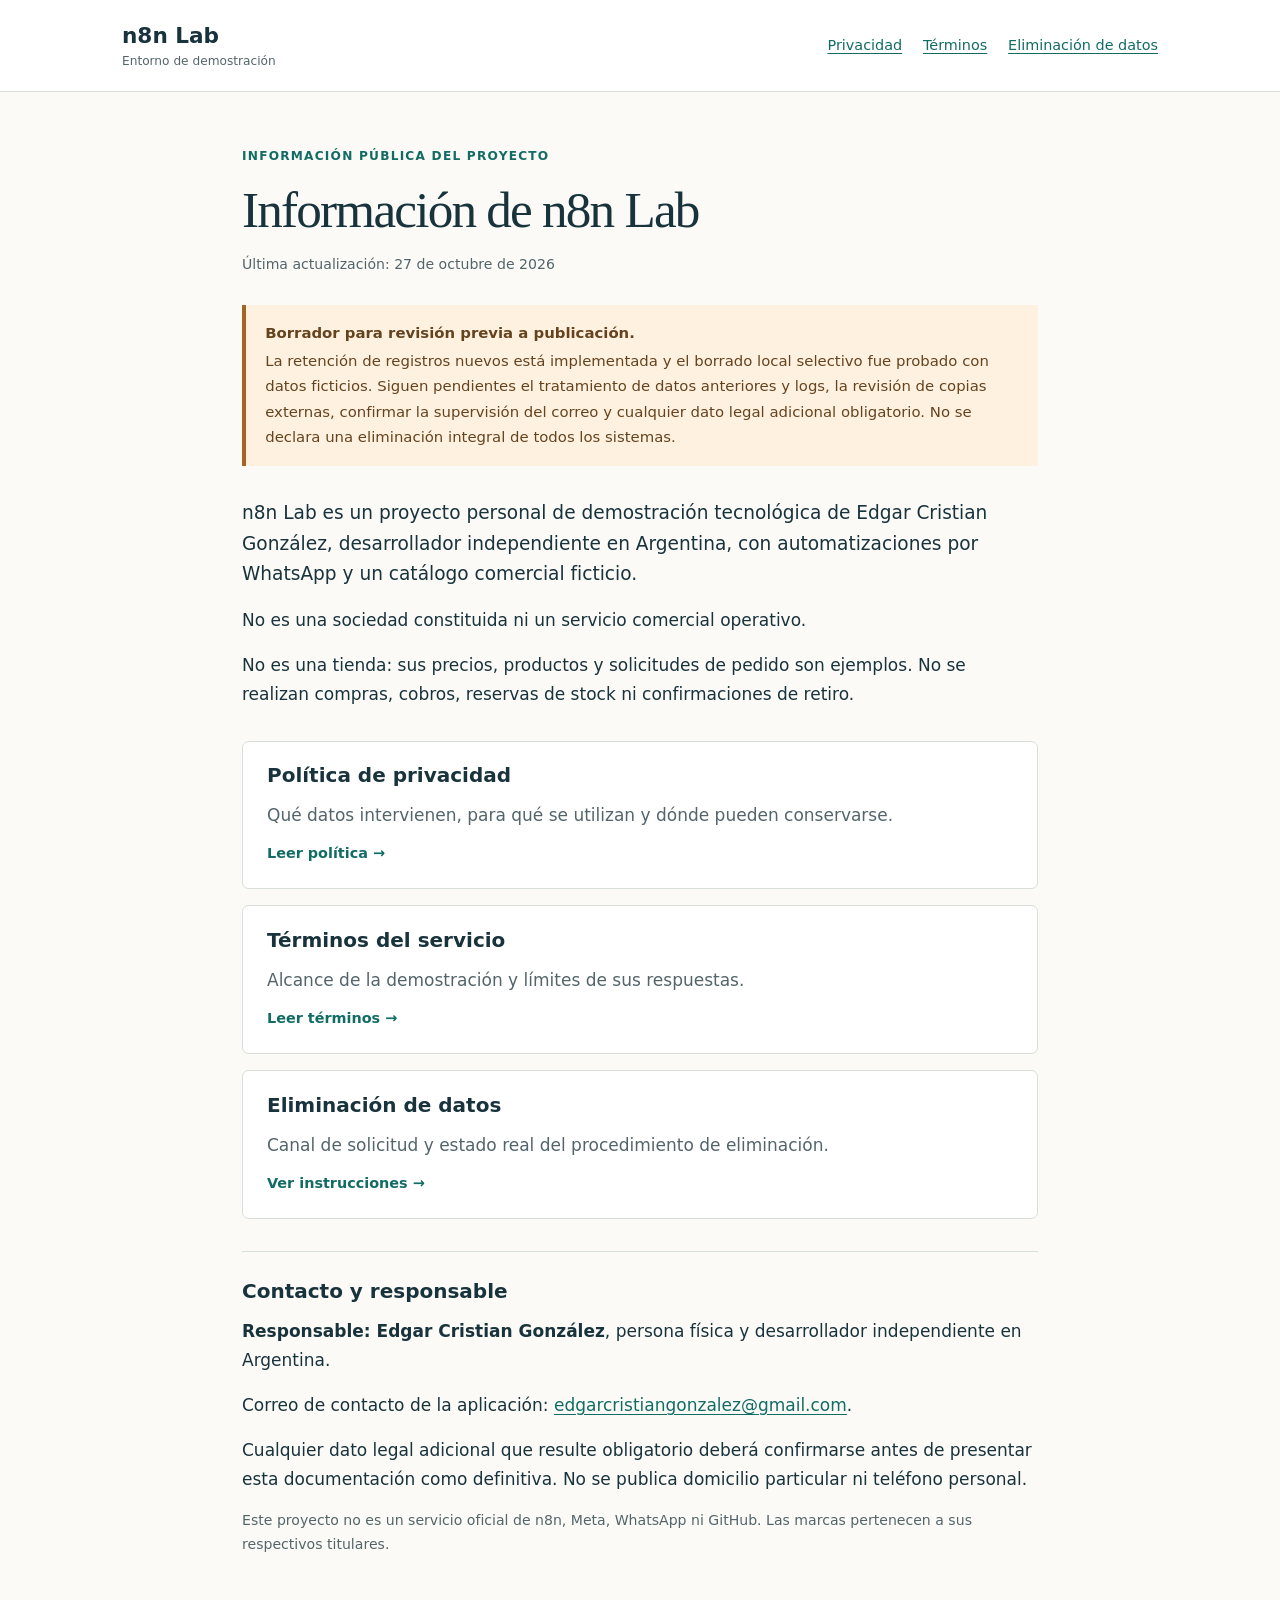
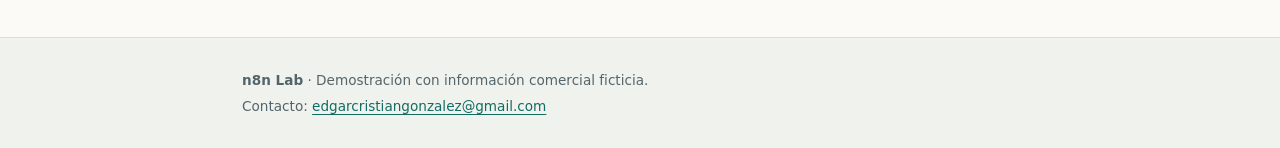
<file: index.html>
<!doctype html>
<html lang="es">
<head>
  <meta charset="utf-8">
  <meta name="viewport" content="width=device-width, initial-scale=1">
  <meta name="description" content="Políticas e instrucciones del entorno de demostración n8n Lab.">
  <meta name="referrer" content="no-referrer">
  <title>Información de n8n Lab · n8n Lab</title>
  <link rel="stylesheet" href="styles.css">
</head>
<body>
  <a class="skip" href="#contenido">Ir al contenido</a>
  <header class="site-header"><div class="header-inner"><a class="brand" href="index.html">n8n Lab<span>Entorno de demostración</span></a><nav aria-label="Navegación principal"><a href="privacidad.html">Privacidad</a><a href="terminos.html">Términos</a><a href="eliminacion.html">Eliminación de datos</a></nav></div></header>
  <main id="contenido" class="document">
    <p class="eyebrow">Información pública del proyecto</p>
    <h1>Información de n8n Lab</h1>
    <p class="updated">Última actualización: <time datetime="2026-10-27">27 de octubre de 2026</time></p>
    <aside class="notice" aria-label="Estado de esta documentación"><strong>Borrador para revisión previa a publicación.</strong> La retención de registros nuevos está implementada y el borrado local selectivo fue probado con datos ficticios. Siguen pendientes el tratamiento de datos anteriores y logs, la revisión de copias externas, confirmar la supervisión del correo y cualquier dato legal adicional obligatorio. No se declara una eliminación integral de todos los sistemas.</aside>

    <p class="lead">n8n Lab es un proyecto personal de demostración tecnológica de Edgar Cristian González, desarrollador independiente en Argentina, con automatizaciones por WhatsApp y un catálogo comercial ficticio.</p>
    <p>No es una sociedad constituida ni un servicio comercial operativo.</p>
    <p>No es una tienda: sus precios, productos y solicitudes de pedido son ejemplos. No se realizan compras, cobros, reservas de stock ni confirmaciones de retiro.</p>
    <div class="cards">
      <a class="card" href="privacidad.html"><h2>Política de privacidad</h2><p>Qué datos intervienen, para qué se utilizan y dónde pueden conservarse.</p><span>Leer política →</span></a>
      <a class="card" href="terminos.html"><h2>Términos del servicio</h2><p>Alcance de la demostración y límites de sus respuestas.</p><span>Leer términos →</span></a>
      <a class="card" href="eliminacion.html"><h2>Eliminación de datos</h2><p>Canal de solicitud y estado real del procedimiento de eliminación.</p><span>Ver instrucciones →</span></a>
    </div>
    <section><h2>Contacto y responsable</h2><p><strong>Responsable: Edgar Cristian González</strong>, persona física y desarrollador independiente en Argentina.</p><p>Correo de contacto de la aplicación: <a href="mailto:edgarcristiangonzalez@gmail.com">edgarcristiangonzalez@gmail.com</a>.</p><p>Cualquier dato legal adicional que resulte obligatorio deberá confirmarse antes de presentar esta documentación como definitiva. No se publica domicilio particular ni teléfono personal.</p></section>
    <p class="muted">Este proyecto no es un servicio oficial de n8n, Meta, WhatsApp ni GitHub. Las marcas pertenecen a sus respectivos titulares.</p>
  </main>
  <footer><div class="footer-inner"><p><strong>n8n Lab</strong> · Demostración con información comercial ficticia.</p><p>Contacto: <a href="mailto:edgarcristiangonzalez@gmail.com">edgarcristiangonzalez@gmail.com</a></p></div></footer>
</body>
</html>
</file>
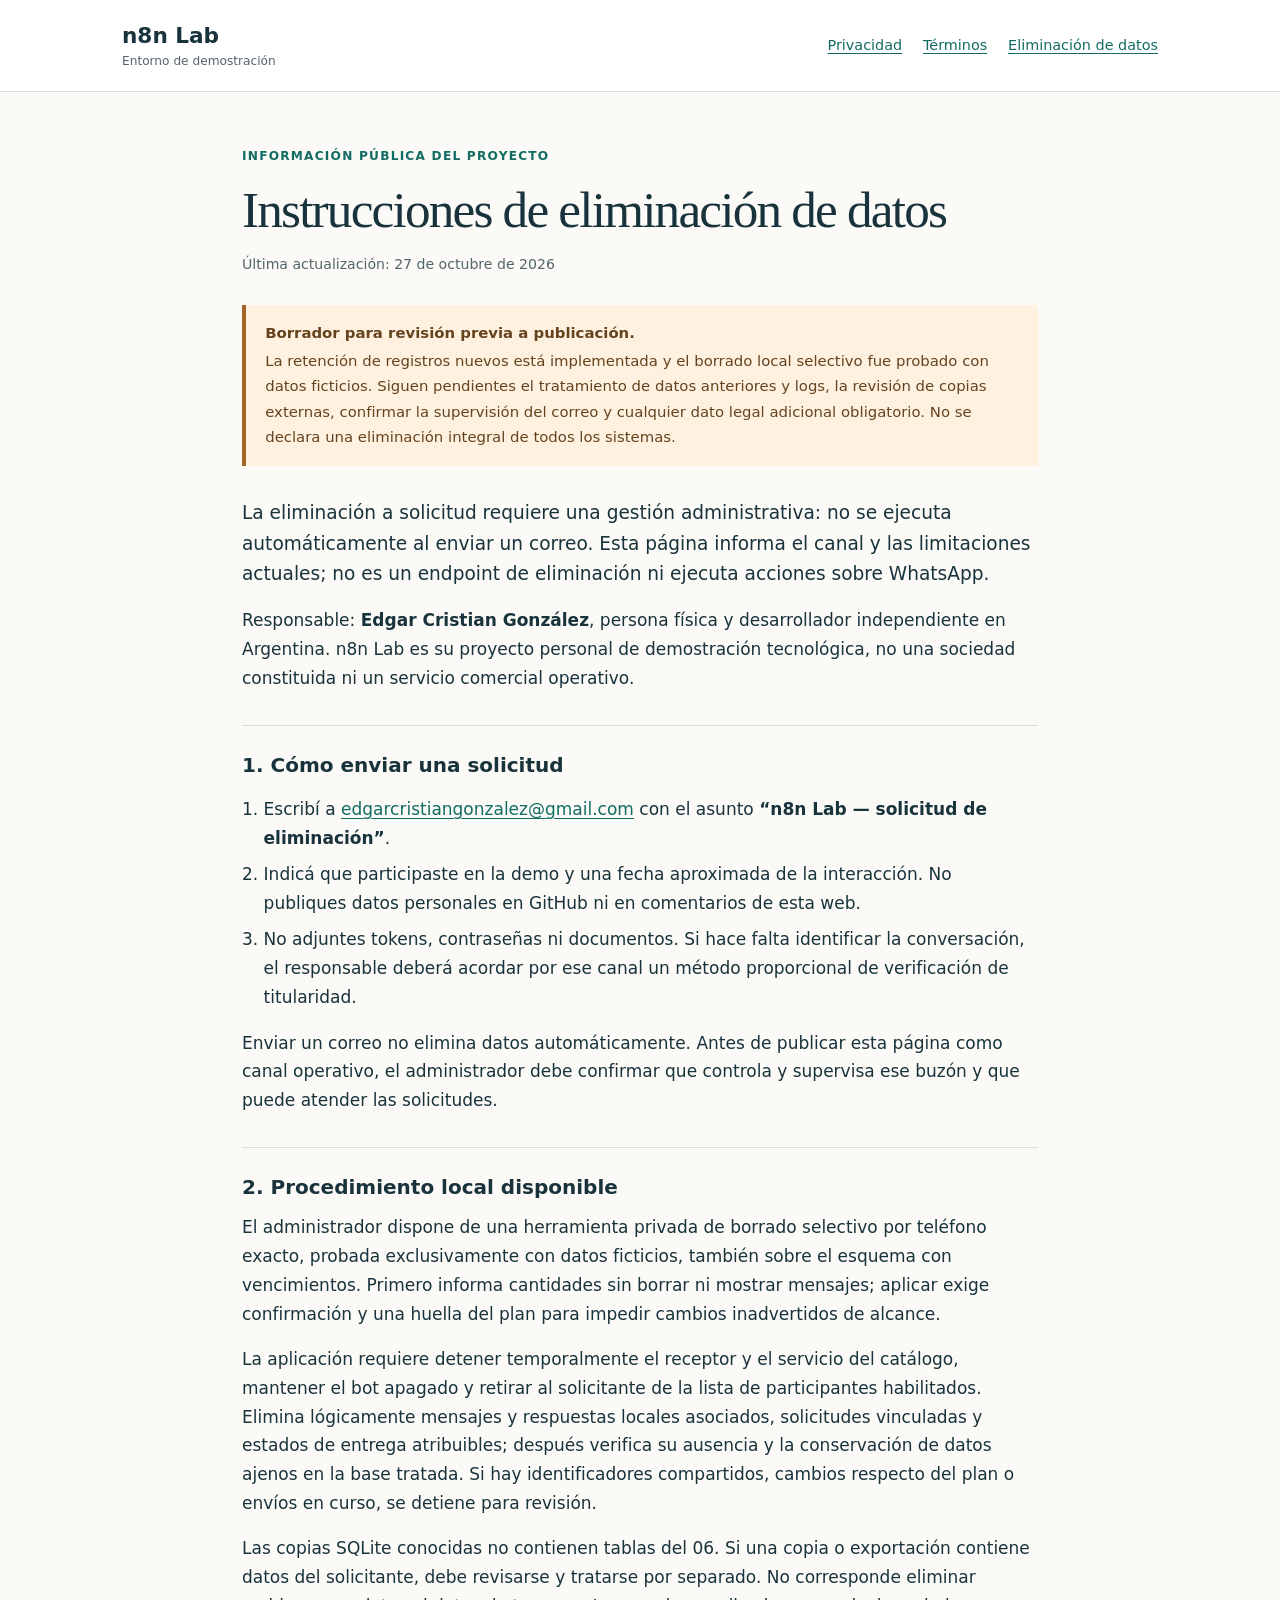
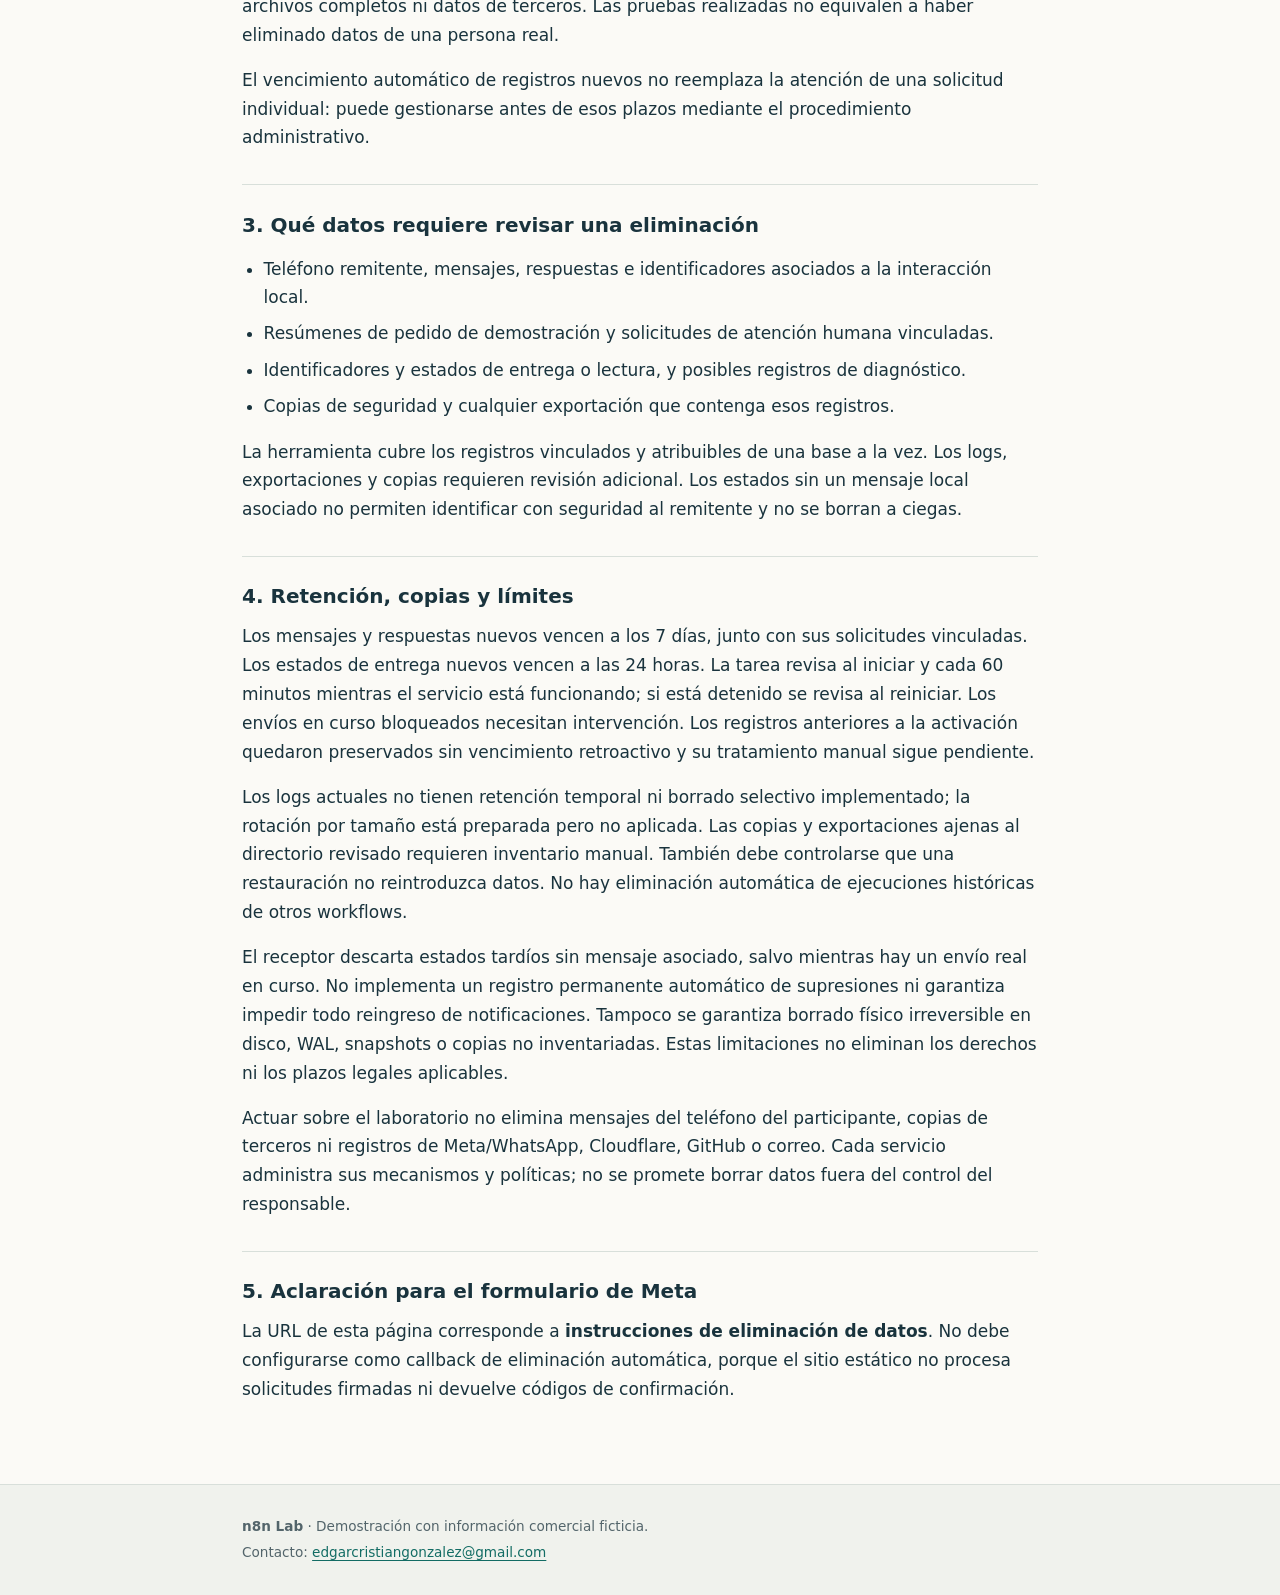
<file: eliminacion.html>
<!doctype html>
<html lang="es">
<head>
  <meta charset="utf-8">
  <meta name="viewport" content="width=device-width, initial-scale=1">
  <meta name="description" content="Canal de solicitud de eliminación y estado real del procedimiento en n8n Lab.">
  <meta name="referrer" content="no-referrer">
  <title>Instrucciones de eliminación de datos · n8n Lab</title>
  <link rel="stylesheet" href="styles.css">
</head>
<body>
  <a class="skip" href="#contenido">Ir al contenido</a>
  <header class="site-header"><div class="header-inner"><a class="brand" href="index.html">n8n Lab<span>Entorno de demostración</span></a><nav aria-label="Navegación principal"><a href="privacidad.html">Privacidad</a><a href="terminos.html">Términos</a><a href="eliminacion.html">Eliminación de datos</a></nav></div></header>
  <main id="contenido" class="document">
    <p class="eyebrow">Información pública del proyecto</p>
    <h1>Instrucciones de eliminación de datos</h1>
    <p class="updated">Última actualización: <time datetime="2026-10-27">27 de octubre de 2026</time></p>
    <aside class="notice" aria-label="Estado de esta documentación"><strong>Borrador para revisión previa a publicación.</strong> La retención de registros nuevos está implementada y el borrado local selectivo fue probado con datos ficticios. Siguen pendientes el tratamiento de datos anteriores y logs, la revisión de copias externas, confirmar la supervisión del correo y cualquier dato legal adicional obligatorio. No se declara una eliminación integral de todos los sistemas.</aside>

    <p class="lead">La eliminación a solicitud requiere una gestión administrativa: no se ejecuta automáticamente al enviar un correo. Esta página informa el canal y las limitaciones actuales; no es un endpoint de eliminación ni ejecuta acciones sobre WhatsApp.</p>
    <p>Responsable: <strong>Edgar Cristian González</strong>, persona física y desarrollador independiente en Argentina. n8n Lab es su proyecto personal de demostración tecnológica, no una sociedad constituida ni un servicio comercial operativo.</p>
    <section><h2>1. Cómo enviar una solicitud</h2><ol>
      <li>Escribí a <a href="mailto:edgarcristiangonzalez@gmail.com">edgarcristiangonzalez@gmail.com</a> con el asunto <strong>“n8n Lab — solicitud de eliminación”</strong>.</li>
      <li>Indicá que participaste en la demo y una fecha aproximada de la interacción. No publiques datos personales en GitHub ni en comentarios de esta web.</li>
      <li>No adjuntes tokens, contraseñas ni documentos. Si hace falta identificar la conversación, el responsable deberá acordar por ese canal un método proporcional de verificación de titularidad.</li>
    </ol><p>Enviar un correo no elimina datos automáticamente. Antes de publicar esta página como canal operativo, el administrador debe confirmar que controla y supervisa ese buzón y que puede atender las solicitudes.</p></section>
    <section><h2>2. Procedimiento local disponible</h2><p>El administrador dispone de una herramienta privada de borrado selectivo por teléfono exacto, probada exclusivamente con datos ficticios, también sobre el esquema con vencimientos. Primero informa cantidades sin borrar ni mostrar mensajes; aplicar exige confirmación y una huella del plan para impedir cambios inadvertidos de alcance.</p><p>La aplicación requiere detener temporalmente el receptor y el servicio del catálogo, mantener el bot apagado y retirar al solicitante de la lista de participantes habilitados. Elimina lógicamente mensajes y respuestas locales asociados, solicitudes vinculadas y estados de entrega atribuibles; después verifica su ausencia y la conservación de datos ajenos en la base tratada. Si hay identificadores compartidos, cambios respecto del plan o envíos en curso, se detiene para revisión.</p><p>Las copias SQLite conocidas no contienen tablas del 06. Si una copia o exportación contiene datos del solicitante, debe revisarse y tratarse por separado. No corresponde eliminar archivos completos ni datos de terceros. Las pruebas realizadas no equivalen a haber eliminado datos de una persona real.</p><p>El vencimiento automático de registros nuevos no reemplaza la atención de una solicitud individual: puede gestionarse antes de esos plazos mediante el procedimiento administrativo.</p></section>
    <section><h2>3. Qué datos requiere revisar una eliminación</h2><ul>
      <li>Teléfono remitente, mensajes, respuestas e identificadores asociados a la interacción local.</li>
      <li>Resúmenes de pedido de demostración y solicitudes de atención humana vinculadas.</li>
      <li>Identificadores y estados de entrega o lectura, y posibles registros de diagnóstico.</li>
      <li>Copias de seguridad y cualquier exportación que contenga esos registros.</li>
    </ul><p>La herramienta cubre los registros vinculados y atribuibles de una base a la vez. Los logs, exportaciones y copias requieren revisión adicional. Los estados sin un mensaje local asociado no permiten identificar con seguridad al remitente y no se borran a ciegas.</p></section>
    <section><h2>4. Retención, copias y límites</h2><p>Los mensajes y respuestas nuevos vencen a los 7 días, junto con sus solicitudes vinculadas. Los estados de entrega nuevos vencen a las 24 horas. La tarea revisa al iniciar y cada 60 minutos mientras el servicio está funcionando; si está detenido se revisa al reiniciar. Los envíos en curso bloqueados necesitan intervención. Los registros anteriores a la activación quedaron preservados sin vencimiento retroactivo y su tratamiento manual sigue pendiente.</p><p>Los logs actuales no tienen retención temporal ni borrado selectivo implementado; la rotación por tamaño está preparada pero no aplicada. Las copias y exportaciones ajenas al directorio revisado requieren inventario manual. También debe controlarse que una restauración no reintroduzca datos. No hay eliminación automática de ejecuciones históricas de otros workflows.</p><p>El receptor descarta estados tardíos sin mensaje asociado, salvo mientras hay un envío real en curso. No implementa un registro permanente automático de supresiones ni garantiza impedir todo reingreso de notificaciones. Tampoco se garantiza borrado físico irreversible en disco, WAL, snapshots o copias no inventariadas. Estas limitaciones no eliminan los derechos ni los plazos legales aplicables.</p><p>Actuar sobre el laboratorio no elimina mensajes del teléfono del participante, copias de terceros ni registros de Meta/WhatsApp, Cloudflare, GitHub o correo. Cada servicio administra sus mecanismos y políticas; no se promete borrar datos fuera del control del responsable.</p></section>
    <section><h2>5. Aclaración para el formulario de Meta</h2><p>La URL de esta página corresponde a <strong>instrucciones de eliminación de datos</strong>. No debe configurarse como callback de eliminación automática, porque el sitio estático no procesa solicitudes firmadas ni devuelve códigos de confirmación.</p></section>
  </main>
  <footer><div class="footer-inner"><p><strong>n8n Lab</strong> · Demostración con información comercial ficticia.</p><p>Contacto: <a href="mailto:edgarcristiangonzalez@gmail.com">edgarcristiangonzalez@gmail.com</a></p></div></footer>
</body>
</html>
</file>
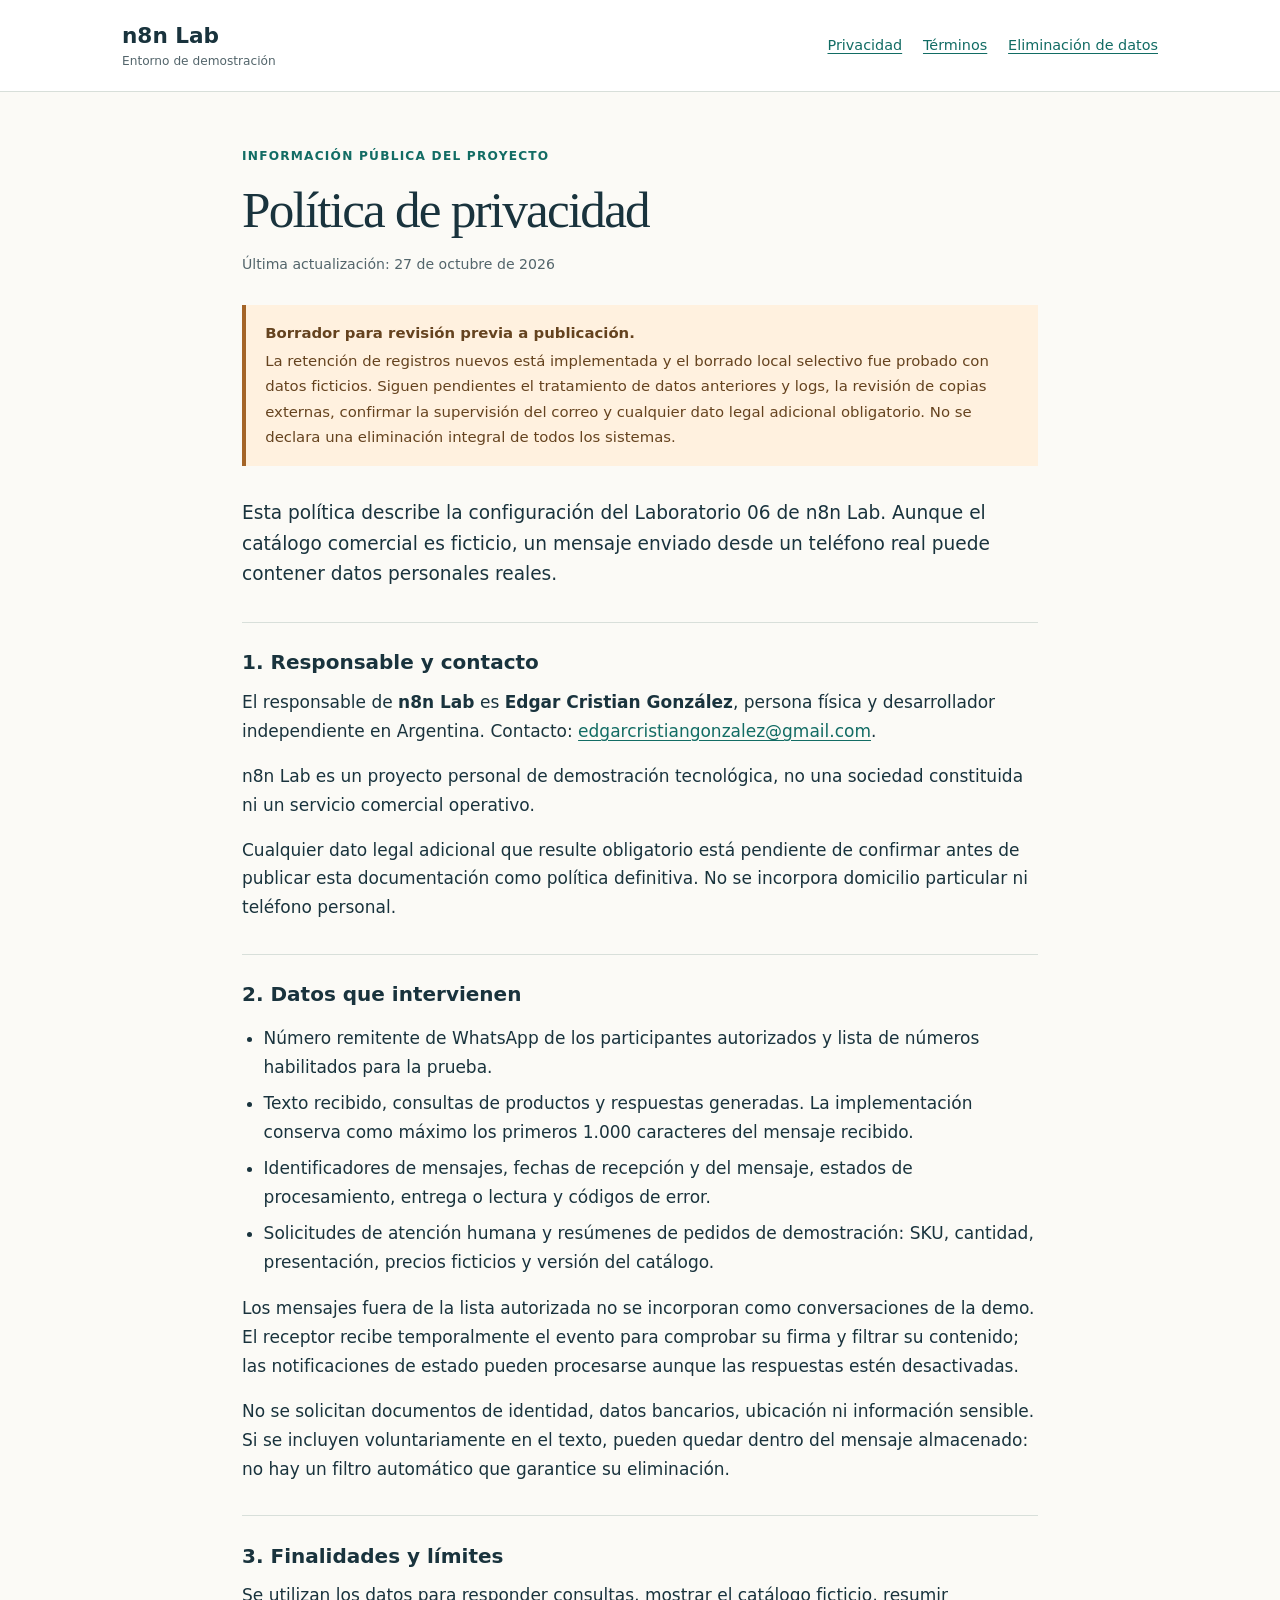
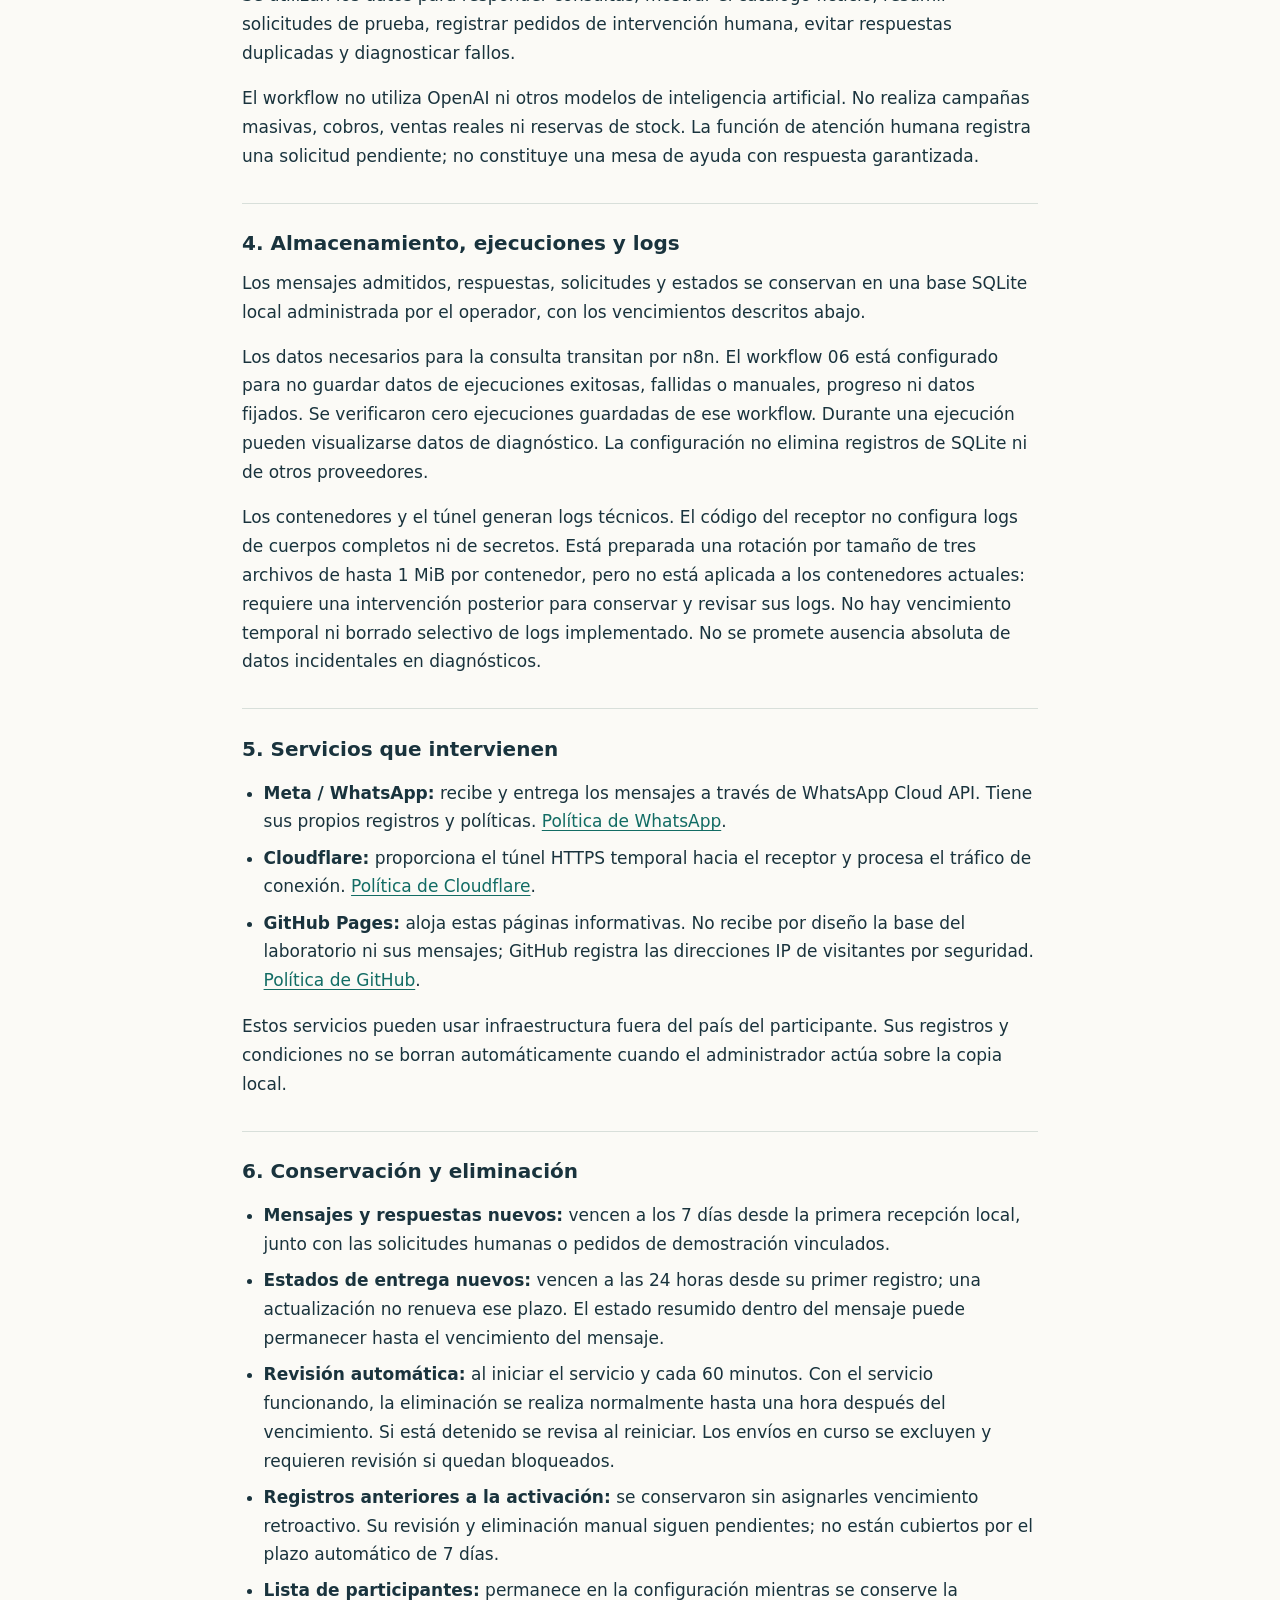
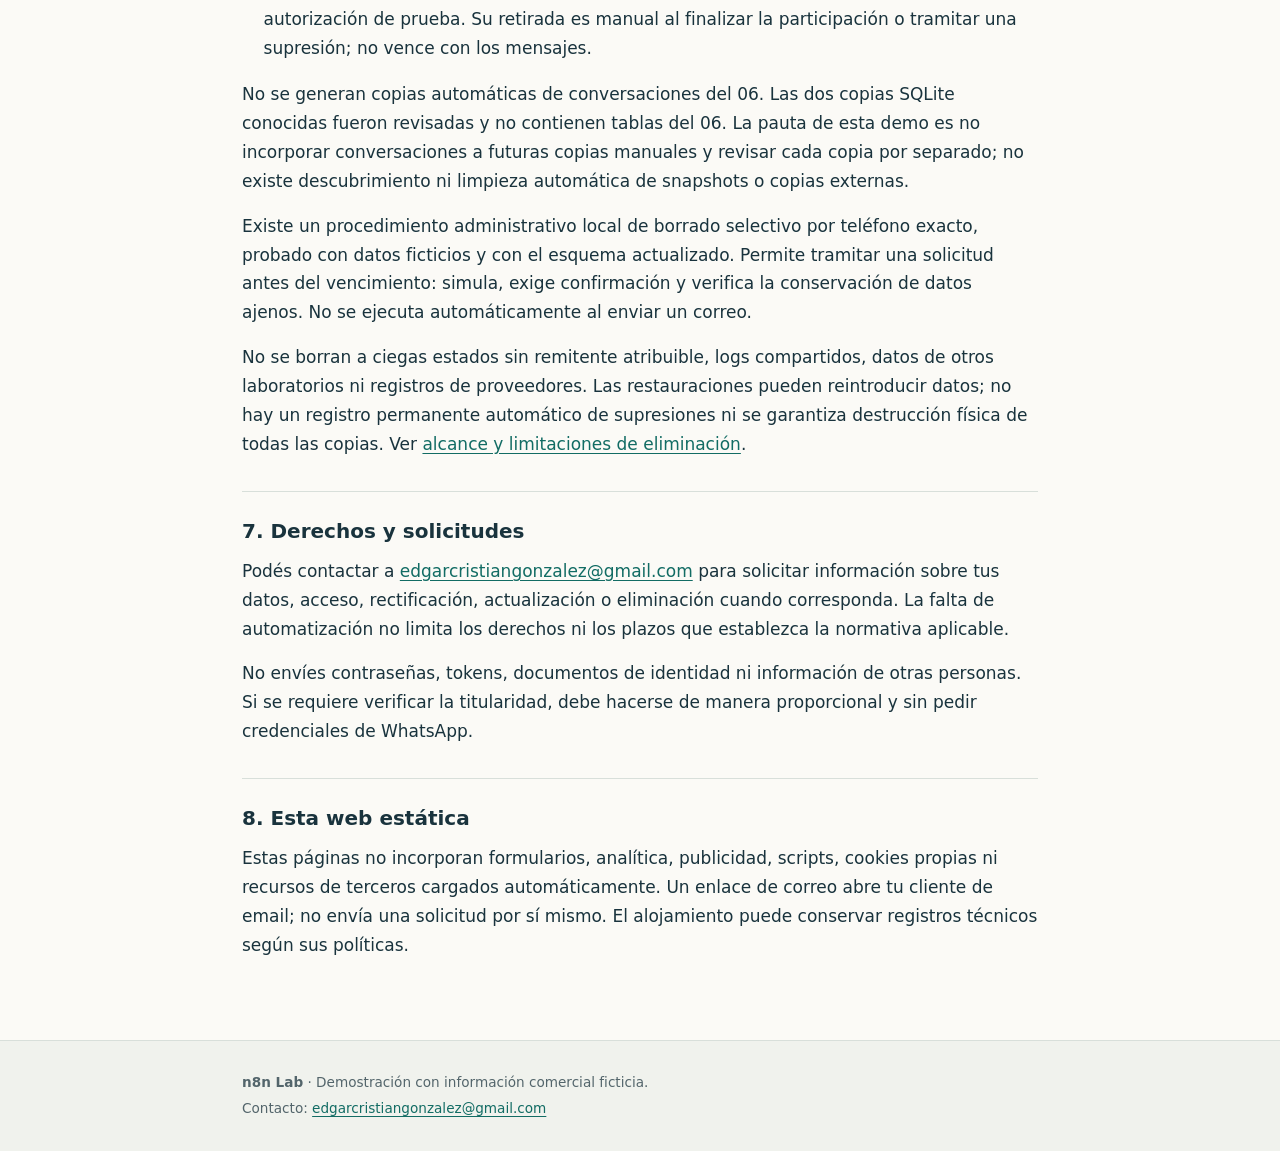
<file: privacidad.html>
<!doctype html>
<html lang="es">
<head>
  <meta charset="utf-8">
  <meta name="viewport" content="width=device-width, initial-scale=1">
  <meta name="description" content="Tratamiento real de datos en la demostración n8n Lab y sus límites.">
  <meta name="referrer" content="no-referrer">
  <title>Política de privacidad · n8n Lab</title>
  <link rel="stylesheet" href="styles.css">
</head>
<body>
  <a class="skip" href="#contenido">Ir al contenido</a>
  <header class="site-header"><div class="header-inner"><a class="brand" href="index.html">n8n Lab<span>Entorno de demostración</span></a><nav aria-label="Navegación principal"><a href="privacidad.html">Privacidad</a><a href="terminos.html">Términos</a><a href="eliminacion.html">Eliminación de datos</a></nav></div></header>
  <main id="contenido" class="document">
    <p class="eyebrow">Información pública del proyecto</p>
    <h1>Política de privacidad</h1>
    <p class="updated">Última actualización: <time datetime="2026-10-27">27 de octubre de 2026</time></p>
    <aside class="notice" aria-label="Estado de esta documentación"><strong>Borrador para revisión previa a publicación.</strong> La retención de registros nuevos está implementada y el borrado local selectivo fue probado con datos ficticios. Siguen pendientes el tratamiento de datos anteriores y logs, la revisión de copias externas, confirmar la supervisión del correo y cualquier dato legal adicional obligatorio. No se declara una eliminación integral de todos los sistemas.</aside>

    <p class="lead">Esta política describe la configuración del Laboratorio 06 de n8n Lab. Aunque el catálogo comercial es ficticio, un mensaje enviado desde un teléfono real puede contener datos personales reales.</p>
    <section><h2>1. Responsable y contacto</h2><p>El responsable de <strong>n8n Lab</strong> es <strong>Edgar Cristian González</strong>, persona física y desarrollador independiente en Argentina. Contacto: <a href="mailto:edgarcristiangonzalez@gmail.com">edgarcristiangonzalez@gmail.com</a>.</p><p>n8n Lab es un proyecto personal de demostración tecnológica, no una sociedad constituida ni un servicio comercial operativo.</p><p>Cualquier dato legal adicional que resulte obligatorio está pendiente de confirmar antes de publicar esta documentación como política definitiva. No se incorpora domicilio particular ni teléfono personal.</p></section>
    <section><h2>2. Datos que intervienen</h2><ul>
      <li>Número remitente de WhatsApp de los participantes autorizados y lista de números habilitados para la prueba.</li>
      <li>Texto recibido, consultas de productos y respuestas generadas. La implementación conserva como máximo los primeros 1.000 caracteres del mensaje recibido.</li>
      <li>Identificadores de mensajes, fechas de recepción y del mensaje, estados de procesamiento, entrega o lectura y códigos de error.</li>
      <li>Solicitudes de atención humana y resúmenes de pedidos de demostración: SKU, cantidad, presentación, precios ficticios y versión del catálogo.</li>
    </ul><p>Los mensajes fuera de la lista autorizada no se incorporan como conversaciones de la demo. El receptor recibe temporalmente el evento para comprobar su firma y filtrar su contenido; las notificaciones de estado pueden procesarse aunque las respuestas estén desactivadas.</p><p>No se solicitan documentos de identidad, datos bancarios, ubicación ni información sensible. Si se incluyen voluntariamente en el texto, pueden quedar dentro del mensaje almacenado: no hay un filtro automático que garantice su eliminación.</p></section>
    <section><h2>3. Finalidades y límites</h2><p>Se utilizan los datos para responder consultas, mostrar el catálogo ficticio, resumir solicitudes de prueba, registrar pedidos de intervención humana, evitar respuestas duplicadas y diagnosticar fallos.</p><p>El workflow no utiliza OpenAI ni otros modelos de inteligencia artificial. No realiza campañas masivas, cobros, ventas reales ni reservas de stock. La función de atención humana registra una solicitud pendiente; no constituye una mesa de ayuda con respuesta garantizada.</p></section>
    <section><h2>4. Almacenamiento, ejecuciones y logs</h2><p>Los mensajes admitidos, respuestas, solicitudes y estados se conservan en una base SQLite local administrada por el operador, con los vencimientos descritos abajo.</p><p>Los datos necesarios para la consulta transitan por n8n. El workflow 06 está configurado para no guardar datos de ejecuciones exitosas, fallidas o manuales, progreso ni datos fijados. Se verificaron cero ejecuciones guardadas de ese workflow. Durante una ejecución pueden visualizarse datos de diagnóstico. La configuración no elimina registros de SQLite ni de otros proveedores.</p><p>Los contenedores y el túnel generan logs técnicos. El código del receptor no configura logs de cuerpos completos ni de secretos. Está preparada una rotación por tamaño de tres archivos de hasta 1 MiB por contenedor, pero no está aplicada a los contenedores actuales: requiere una intervención posterior para conservar y revisar sus logs. No hay vencimiento temporal ni borrado selectivo de logs implementado. No se promete ausencia absoluta de datos incidentales en diagnósticos.</p></section>
    <section><h2>5. Servicios que intervienen</h2><ul>
      <li><strong>Meta / WhatsApp:</strong> recibe y entrega los mensajes a través de WhatsApp Cloud API. Tiene sus propios registros y políticas. <a href="https://www.whatsapp.com/legal/privacy-policy" rel="noreferrer">Política de WhatsApp</a>.</li>
      <li><strong>Cloudflare:</strong> proporciona el túnel HTTPS temporal hacia el receptor y procesa el tráfico de conexión. <a href="https://www.cloudflare.com/privacypolicy/" rel="noreferrer">Política de Cloudflare</a>.</li>
      <li><strong>GitHub Pages:</strong> aloja estas páginas informativas. No recibe por diseño la base del laboratorio ni sus mensajes; GitHub registra las direcciones IP de visitantes por seguridad. <a href="https://docs.github.com/en/site-policy/privacy-policies/github-general-privacy-statement" rel="noreferrer">Política de GitHub</a>.</li>
    </ul><p>Estos servicios pueden usar infraestructura fuera del país del participante. Sus registros y condiciones no se borran automáticamente cuando el administrador actúa sobre la copia local.</p></section>
    <section><h2>6. Conservación y eliminación</h2><ul><li><strong>Mensajes y respuestas nuevos:</strong> vencen a los 7 días desde la primera recepción local, junto con las solicitudes humanas o pedidos de demostración vinculados.</li><li><strong>Estados de entrega nuevos:</strong> vencen a las 24 horas desde su primer registro; una actualización no renueva ese plazo. El estado resumido dentro del mensaje puede permanecer hasta el vencimiento del mensaje.</li><li><strong>Revisión automática:</strong> al iniciar el servicio y cada 60 minutos. Con el servicio funcionando, la eliminación se realiza normalmente hasta una hora después del vencimiento. Si está detenido se revisa al reiniciar. Los envíos en curso se excluyen y requieren revisión si quedan bloqueados.</li><li><strong>Registros anteriores a la activación:</strong> se conservaron sin asignarles vencimiento retroactivo. Su revisión y eliminación manual siguen pendientes; no están cubiertos por el plazo automático de 7 días.</li><li><strong>Lista de participantes:</strong> permanece en la configuración mientras se conserve la autorización de prueba. Su retirada es manual al finalizar la participación o tramitar una supresión; no vence con los mensajes.</li></ul><p>No se generan copias automáticas de conversaciones del 06. Las dos copias SQLite conocidas fueron revisadas y no contienen tablas del 06. La pauta de esta demo es no incorporar conversaciones a futuras copias manuales y revisar cada copia por separado; no existe descubrimiento ni limpieza automática de snapshots o copias externas.</p><p>Existe un procedimiento administrativo local de borrado selectivo por teléfono exacto, probado con datos ficticios y con el esquema actualizado. Permite tramitar una solicitud antes del vencimiento: simula, exige confirmación y verifica la conservación de datos ajenos. No se ejecuta automáticamente al enviar un correo.</p><p>No se borran a ciegas estados sin remitente atribuible, logs compartidos, datos de otros laboratorios ni registros de proveedores. Las restauraciones pueden reintroducir datos; no hay un registro permanente automático de supresiones ni se garantiza destrucción física de todas las copias. Ver <a href="eliminacion.html">alcance y limitaciones de eliminación</a>.</p></section>
    <section><h2>7. Derechos y solicitudes</h2><p>Podés contactar a <a href="mailto:edgarcristiangonzalez@gmail.com">edgarcristiangonzalez@gmail.com</a> para solicitar información sobre tus datos, acceso, rectificación, actualización o eliminación cuando corresponda. La falta de automatización no limita los derechos ni los plazos que establezca la normativa aplicable.</p><p>No envíes contraseñas, tokens, documentos de identidad ni información de otras personas. Si se requiere verificar la titularidad, debe hacerse de manera proporcional y sin pedir credenciales de WhatsApp.</p></section>
    <section><h2>8. Esta web estática</h2><p>Estas páginas no incorporan formularios, analítica, publicidad, scripts, cookies propias ni recursos de terceros cargados automáticamente. Un enlace de correo abre tu cliente de email; no envía una solicitud por sí mismo. El alojamiento puede conservar registros técnicos según sus políticas.</p></section>
  </main>
  <footer><div class="footer-inner"><p><strong>n8n Lab</strong> · Demostración con información comercial ficticia.</p><p>Contacto: <a href="mailto:edgarcristiangonzalez@gmail.com">edgarcristiangonzalez@gmail.com</a></p></div></footer>
</body>
</html>
</file>
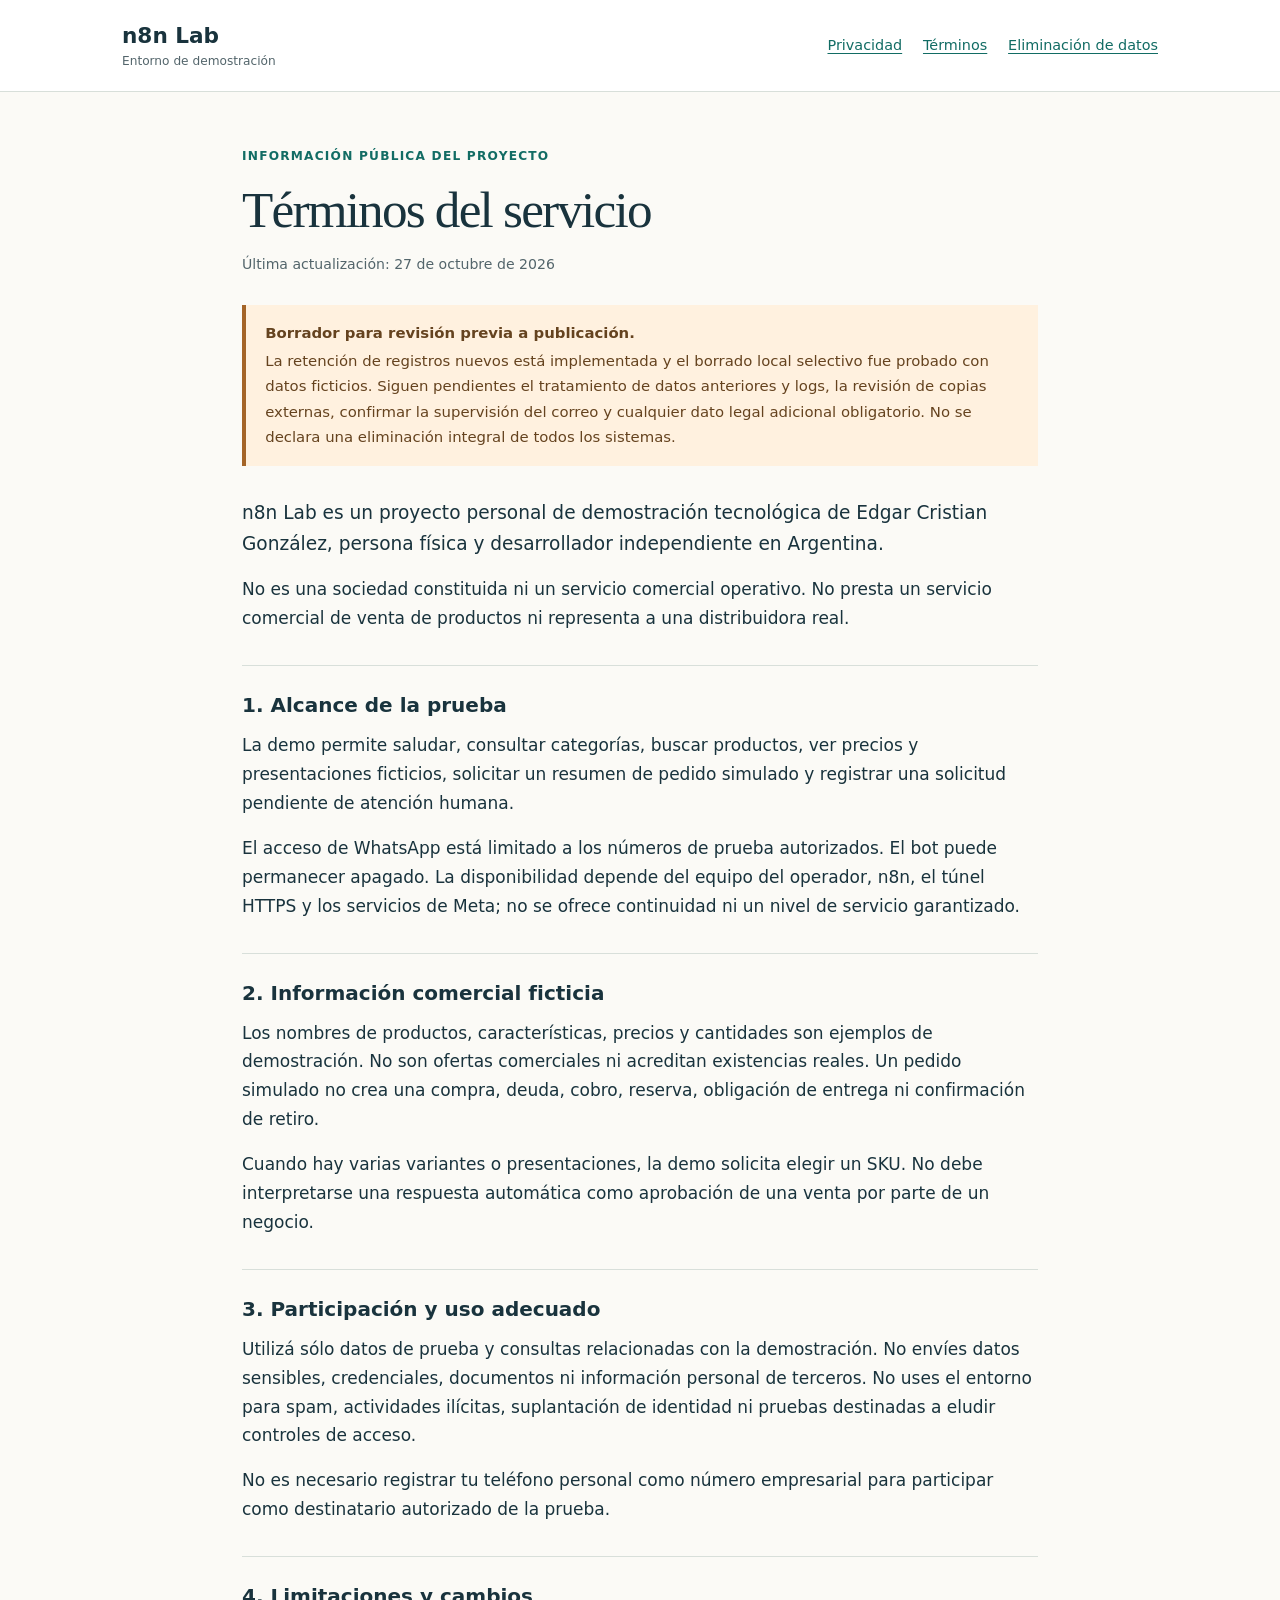
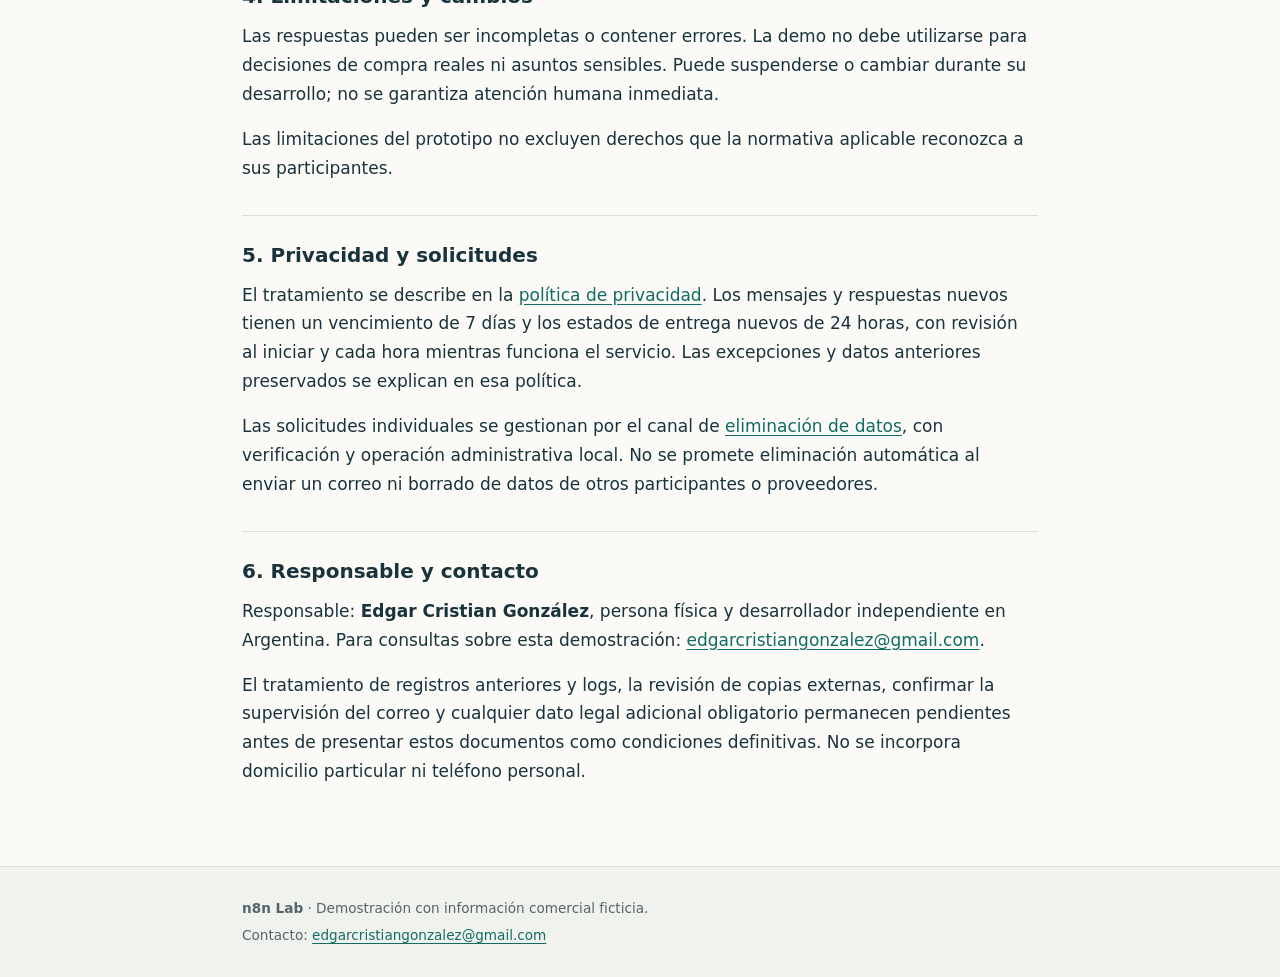
<file: terminos.html>
<!doctype html>
<html lang="es">
<head>
  <meta charset="utf-8">
  <meta name="viewport" content="width=device-width, initial-scale=1">
  <meta name="description" content="Condiciones de uso del entorno de demostración n8n Lab.">
  <meta name="referrer" content="no-referrer">
  <title>Términos del servicio · n8n Lab</title>
  <link rel="stylesheet" href="styles.css">
</head>
<body>
  <a class="skip" href="#contenido">Ir al contenido</a>
  <header class="site-header"><div class="header-inner"><a class="brand" href="index.html">n8n Lab<span>Entorno de demostración</span></a><nav aria-label="Navegación principal"><a href="privacidad.html">Privacidad</a><a href="terminos.html">Términos</a><a href="eliminacion.html">Eliminación de datos</a></nav></div></header>
  <main id="contenido" class="document">
    <p class="eyebrow">Información pública del proyecto</p>
    <h1>Términos del servicio</h1>
    <p class="updated">Última actualización: <time datetime="2026-10-27">27 de octubre de 2026</time></p>
    <aside class="notice" aria-label="Estado de esta documentación"><strong>Borrador para revisión previa a publicación.</strong> La retención de registros nuevos está implementada y el borrado local selectivo fue probado con datos ficticios. Siguen pendientes el tratamiento de datos anteriores y logs, la revisión de copias externas, confirmar la supervisión del correo y cualquier dato legal adicional obligatorio. No se declara una eliminación integral de todos los sistemas.</aside>

    <p class="lead">n8n Lab es un proyecto personal de demostración tecnológica de Edgar Cristian González, persona física y desarrollador independiente en Argentina.</p>
    <p>No es una sociedad constituida ni un servicio comercial operativo. No presta un servicio comercial de venta de productos ni representa a una distribuidora real.</p>
    <section><h2>1. Alcance de la prueba</h2><p>La demo permite saludar, consultar categorías, buscar productos, ver precios y presentaciones ficticios, solicitar un resumen de pedido simulado y registrar una solicitud pendiente de atención humana.</p><p>El acceso de WhatsApp está limitado a los números de prueba autorizados. El bot puede permanecer apagado. La disponibilidad depende del equipo del operador, n8n, el túnel HTTPS y los servicios de Meta; no se ofrece continuidad ni un nivel de servicio garantizado.</p></section>
    <section><h2>2. Información comercial ficticia</h2><p>Los nombres de productos, características, precios y cantidades son ejemplos de demostración. No son ofertas comerciales ni acreditan existencias reales. Un pedido simulado no crea una compra, deuda, cobro, reserva, obligación de entrega ni confirmación de retiro.</p><p>Cuando hay varias variantes o presentaciones, la demo solicita elegir un SKU. No debe interpretarse una respuesta automática como aprobación de una venta por parte de un negocio.</p></section>
    <section><h2>3. Participación y uso adecuado</h2><p>Utilizá sólo datos de prueba y consultas relacionadas con la demostración. No envíes datos sensibles, credenciales, documentos ni información personal de terceros. No uses el entorno para spam, actividades ilícitas, suplantación de identidad ni pruebas destinadas a eludir controles de acceso.</p><p>No es necesario registrar tu teléfono personal como número empresarial para participar como destinatario autorizado de la prueba.</p></section>
    <section><h2>4. Limitaciones y cambios</h2><p>Las respuestas pueden ser incompletas o contener errores. La demo no debe utilizarse para decisiones de compra reales ni asuntos sensibles. Puede suspenderse o cambiar durante su desarrollo; no se garantiza atención humana inmediata.</p><p>Las limitaciones del prototipo no excluyen derechos que la normativa aplicable reconozca a sus participantes.</p></section>
    <section><h2>5. Privacidad y solicitudes</h2><p>El tratamiento se describe en la <a href="privacidad.html">política de privacidad</a>. Los mensajes y respuestas nuevos tienen un vencimiento de 7 días y los estados de entrega nuevos de 24 horas, con revisión al iniciar y cada hora mientras funciona el servicio. Las excepciones y datos anteriores preservados se explican en esa política.</p><p>Las solicitudes individuales se gestionan por el canal de <a href="eliminacion.html">eliminación de datos</a>, con verificación y operación administrativa local. No se promete eliminación automática al enviar un correo ni borrado de datos de otros participantes o proveedores.</p></section>
    <section><h2>6. Responsable y contacto</h2><p>Responsable: <strong>Edgar Cristian González</strong>, persona física y desarrollador independiente en Argentina. Para consultas sobre esta demostración: <a href="mailto:edgarcristiangonzalez@gmail.com">edgarcristiangonzalez@gmail.com</a>.</p><p>El tratamiento de registros anteriores y logs, la revisión de copias externas, confirmar la supervisión del correo y cualquier dato legal adicional obligatorio permanecen pendientes antes de presentar estos documentos como condiciones definitivas. No se incorpora domicilio particular ni teléfono personal.</p></section>
  </main>
  <footer><div class="footer-inner"><p><strong>n8n Lab</strong> · Demostración con información comercial ficticia.</p><p>Contacto: <a href="mailto:edgarcristiangonzalez@gmail.com">edgarcristiangonzalez@gmail.com</a></p></div></footer>
</body>
</html>
</file>
<file: styles.css>
:root{color-scheme:light;--ink:#19333d;--muted:#53656b;--accent:#126c64;--paper:#fbfaf6;--line:#d8dfda}
*{box-sizing:border-box}
html{scroll-padding-top:1rem}
body{margin:0;background:var(--paper);color:var(--ink);font:17px/1.7 system-ui,-apple-system,BlinkMacSystemFont,"Segoe UI",sans-serif}
a{color:var(--accent);text-underline-offset:.2em;overflow-wrap:anywhere}
a:hover{text-decoration-thickness:2px}
a:focus-visible{outline:3px solid #ad6323;outline-offset:4px;border-radius:2px}
.skip{position:absolute;left:1rem;top:-8rem;padding:.6rem 1rem;background:white;z-index:2}
.skip:focus{top:1rem}
.site-header{background:#fff;border-bottom:1px solid var(--line)}
.header-inner{max-width:1100px;margin:auto;padding:1.35rem 2rem;display:flex;align-items:center;justify-content:space-between;gap:1.5rem;flex-wrap:wrap}
.brand{color:var(--ink);font-size:1.35rem;font-weight:750;line-height:1.3;text-decoration:none}
.brand span{display:block;font-size:.76rem;font-weight:450;color:var(--muted);margin-top:.25rem}
nav{display:flex;gap:1.3rem;flex-wrap:wrap;font-size:.9rem}
.document{max-width:860px;margin:0 auto;padding:3.4rem 2rem 4rem}
.eyebrow{font-size:.76rem;letter-spacing:.1em;text-transform:uppercase;font-weight:650;color:var(--accent);margin:0 0 .7rem}
h1,h2{line-height:1.25;text-wrap:balance}
h1{font-family:Georgia,"Times New Roman",serif;font-weight:500;font-size:clamp(2.2rem,6vw,3.2rem);letter-spacing:-.035em;margin:0 0 .7rem}
h2{font-size:1.25rem;margin:0 0 .8rem}
p{margin:.65rem 0 1rem}
.updated,.muted{color:var(--muted);font-size:.88rem}
.notice{margin:1.7rem 0 2rem;padding:1rem 1.2rem;border-left:4px solid #a46427;background:#fff1df;color:#65431f;font-size:.93rem}
.notice strong{display:block;margin-bottom:.2rem}
.lead{font-size:1.16rem;line-height:1.65}
section{border-top:1px solid var(--line);padding-top:1.7rem;margin-top:2rem}
ul,ol{padding-left:1.35rem}
li{margin:.45rem 0}
.cards{display:grid;gap:1rem;margin:2rem 0}
.card{display:block;padding:1.35rem 1.5rem;background:white;border:1px solid var(--line);border-radius:.4rem;text-decoration:none;color:var(--ink)}
.card:hover{border-color:var(--accent)}
.card p{color:var(--muted);margin:.5rem 0}
.card span{font-size:.9rem;color:var(--accent);font-weight:600}
footer{border-top:1px solid var(--line);background:#f0f2ed}
.footer-inner{max-width:860px;margin:auto;padding:1.7rem 2rem;color:var(--muted);font-size:.85rem}
.footer-inner p{margin:.2rem 0}
@media(max-width:540px){.header-inner{padding:1.1rem 1.2rem;gap:1rem}nav{gap:.5rem 1rem}.document{padding:2rem 1.2rem 3rem}.footer-inner{padding:1.5rem 1.2rem}.notice{padding:.9rem 1rem}}
</file>
